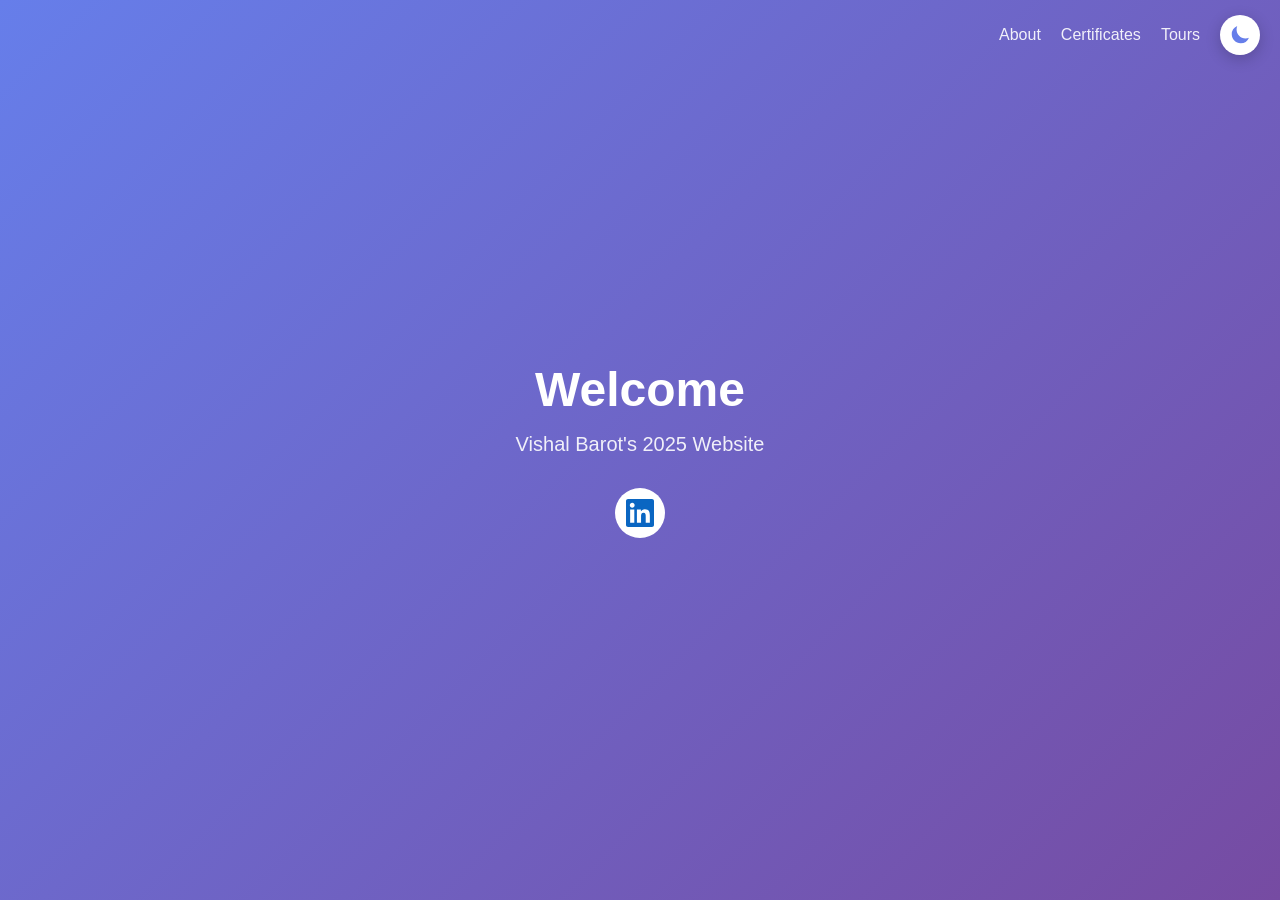
<file: index.html>
<!DOCTYPE html>
<html lang="en">
<head>
    <meta charset="UTF-8">
    <meta name="viewport" content="width=device-width, initial-scale=1.0">
    <title>Vishal Barot - 2025 Website</title>
    <style>
        :root {
            --bg-gradient-start: #667eea;
            --bg-gradient-end: #764ba2;
            --text-color: #fff;
            --text-opacity: 0.9;
            --social-bg: #fff;
            --social-shadow: rgba(0, 0, 0, 0.2);
        }
        [data-theme="dark"] {
            --bg-gradient-start: #1a1a2e;
            --bg-gradient-end: #16213e;
            --text-color: #e0e0e0;
            --text-opacity: 0.85;
            --social-bg: #2d2d44;
            --social-shadow: rgba(0, 0, 0, 0.4);
        }
        * {
            margin: 0;
            padding: 0;
            box-sizing: border-box;
        }
        body {
            font-family: -apple-system, BlinkMacSystemFont, 'Segoe UI', Roboto, Oxygen, Ubuntu, Cantarell, sans-serif;
            background: linear-gradient(135deg, var(--bg-gradient-start) 0%, var(--bg-gradient-end) 100%);
            min-height: 100vh;
            display: flex;
            justify-content: center;
            align-items: center;
            color: var(--text-color);
            transition: background 0.4s ease, color 0.4s ease;
        }
        .container {
            text-align: center;
            padding: 2rem;
        }
        h1 {
            font-size: 3rem;
            margin-bottom: 1rem;
            transition: color 0.4s ease;
        }
        p {
            font-size: 1.25rem;
            opacity: var(--text-opacity);
            margin-bottom: 2rem;
            transition: opacity 0.4s ease;
        }
        .social-links {
            display: flex;
            gap: 1rem;
            justify-content: center;
        }
        .social-links a {
            display: inline-flex;
            align-items: center;
            justify-content: center;
            width: 50px;
            height: 50px;
            border-radius: 50%;
            background-color: var(--social-bg);
            transition: transform 0.3s ease, box-shadow 0.3s ease, background-color 0.4s ease;
        }
        .social-links a:hover {
            transform: translateY(-3px);
            box-shadow: 0 10px 20px var(--social-shadow);
        }
        .social-links svg {
            width: 28px;
            height: 28px;
        }
        /* Navigation bar */
        .navbar {
            position: fixed;
            top: 0;
            left: 0;
            right: 0;
            display: flex;
            justify-content: flex-end;
            align-items: center;
            padding: 15px 20px;
            gap: 20px;
            z-index: 1000;
        }
        .nav-links {
            display: flex;
            gap: 20px;
            align-items: center;
        }
        .nav-links a {
            color: var(--text-color);
            text-decoration: none;
            font-size: 1rem;
            font-weight: 500;
            opacity: 0.9;
            transition: opacity 0.3s ease, color 0.4s ease;
        }
        .nav-links a:hover {
            opacity: 1;
        }
        /* Theme toggle button */
        .theme-toggle {
            width: 40px;
            height: 40px;
            border-radius: 50%;
            border: none;
            background-color: var(--social-bg);
            cursor: pointer;
            display: flex;
            align-items: center;
            justify-content: center;
            box-shadow: 0 4px 15px var(--social-shadow);
            transition: transform 0.3s ease, box-shadow 0.3s ease, background-color 0.4s ease;
        }
        .theme-toggle:hover {
            transform: scale(1.1);
            box-shadow: 0 6px 20px var(--social-shadow);
        }
        .theme-toggle:focus-visible {
            outline: 3px solid var(--text-color);
            outline-offset: 3px;
        }
        .theme-toggle svg {
            width: 22px;
            height: 22px;
            transition: transform 0.4s ease, opacity 0.3s ease;
        }
        .theme-toggle .sun-icon {
            display: none;
            color: #f39c12;
        }
        .theme-toggle .moon-icon {
            display: block;
            color: #667eea;
        }
        [data-theme="dark"] .theme-toggle .sun-icon {
            display: block;
        }
        [data-theme="dark"] .theme-toggle .moon-icon {
            display: none;
        }
        .theme-toggle:active svg {
            transform: rotate(30deg);
        }
    </style>
</head>
<body>
    <!-- Navigation Bar -->
    <nav class="navbar">
        <div class="nav-links">
            <a href="index.html">About</a>
            <a href="certificates.html">Certificates</a>
            <a href="tours.html">Tours</a>
        </div>
        <button class="theme-toggle" id="theme-toggle" aria-label="Toggle dark mode" title="Toggle dark/light mode">
            <!-- Moon icon - shown in light mode (click to go dark) -->
            <svg class="moon-icon" xmlns="http://www.w3.org/2000/svg" viewBox="0 0 24 24" fill="currentColor" aria-hidden="true">
                <path d="M21.752 15.002A9.718 9.718 0 0118 15.75c-5.385 0-9.75-4.365-9.75-9.75 0-1.33.266-2.597.748-3.752A9.753 9.753 0 003 11.25C3 16.635 7.365 21 12.75 21a9.753 9.753 0 009.002-5.998z"/>
            </svg>
            <!-- Sun icon - shown in dark mode (click to go light) -->
            <svg class="sun-icon" xmlns="http://www.w3.org/2000/svg" viewBox="0 0 24 24" fill="currentColor" aria-hidden="true">
                <path d="M12 2.25a.75.75 0 01.75.75v2.25a.75.75 0 01-1.5 0V3a.75.75 0 01.75-.75zM7.5 12a4.5 4.5 0 119 0 4.5 4.5 0 01-9 0zM18.894 6.166a.75.75 0 00-1.06-1.06l-1.591 1.59a.75.75 0 101.06 1.061l1.591-1.59zM21.75 12a.75.75 0 01-.75.75h-2.25a.75.75 0 010-1.5H21a.75.75 0 01.75.75zM17.834 18.894a.75.75 0 001.06-1.06l-1.59-1.591a.75.75 0 10-1.061 1.06l1.59 1.591zM12 18a.75.75 0 01.75.75V21a.75.75 0 01-1.5 0v-2.25A.75.75 0 0112 18zM7.758 17.303a.75.75 0 00-1.061-1.06l-1.591 1.59a.75.75 0 001.06 1.061l1.591-1.59zM6 12a.75.75 0 01-.75.75H3a.75.75 0 010-1.5h2.25A.75.75 0 016 12zM6.697 7.757a.75.75 0 001.06-1.06l-1.59-1.591a.75.75 0 00-1.061 1.06l1.59 1.591z"/>
            </svg>
        </button>
    </nav>
    
    <div class="container">
        <h1>Welcome</h1>
        <p>Vishal Barot's 2025 Website</p>
        <div class="social-links">
            <a href="https://www.linkedin.com/in/vishalhbarot/" target="_blank" rel="noopener noreferrer" aria-label="Connect on LinkedIn" title="Connect on LinkedIn">
                <svg xmlns="http://www.w3.org/2000/svg" viewBox="0 0 24 24" role="img">
                    <title>LinkedIn</title>
                    <path fill="#0A66C2" d="M20.447 20.452h-3.554v-5.569c0-1.328-.027-3.037-1.852-3.037-1.853 0-2.136 1.445-2.136 2.939v5.667H9.351V9h3.414v1.561h.046c.477-.9 1.637-1.85 3.37-1.85 3.601 0 4.267 2.37 4.267 5.455v6.286zM5.337 7.433c-1.144 0-2.063-.926-2.063-2.065 0-1.138.92-2.063 2.063-2.063 1.14 0 2.064.925 2.064 2.063 0 1.139-.925 2.065-2.064 2.065zm1.782 13.019H3.555V9h3.564v11.452zM22.225 0H1.771C.792 0 0 .774 0 1.729v20.542C0 23.227.792 24 1.771 24h20.451C23.2 24 24 23.227 24 22.271V1.729C24 .774 23.2 0 22.222 0h.003z"/>
                </svg>
            </a>
        </div>
    </div>

    <script>
        (function() {
            const themeToggle = document.getElementById('theme-toggle');
            const html = document.documentElement;
            
            // Helper function to safely access localStorage
            function getStoredTheme() {
                try {
                    return localStorage.getItem('theme');
                } catch (e) {
                    return null;
                }
            }
            
            function setStoredTheme(theme) {
                try {
                    localStorage.setItem('theme', theme);
                } catch (e) {
                    // localStorage not available, ignore
                }
            }
            
            // Check for saved theme preference or default to light
            const savedTheme = getStoredTheme() || 'light';
            if (savedTheme === 'dark') {
                html.setAttribute('data-theme', 'dark');
            }
            
            // Update aria-label based on current theme
            function updateAriaLabel() {
                const isDark = html.getAttribute('data-theme') === 'dark';
                themeToggle.setAttribute('aria-label', isDark ? 'Switch to light mode' : 'Switch to dark mode');
            }
            
            // Initialize aria-label
            updateAriaLabel();
            
            // Toggle theme on button click
            themeToggle.addEventListener('click', function() {
                const isDark = html.getAttribute('data-theme') === 'dark';
                
                if (isDark) {
                    html.removeAttribute('data-theme');
                    setStoredTheme('light');
                } else {
                    html.setAttribute('data-theme', 'dark');
                    setStoredTheme('dark');
                }
                
                updateAriaLabel();
            });
        })();
    </script>
</body>
</html>
</file>
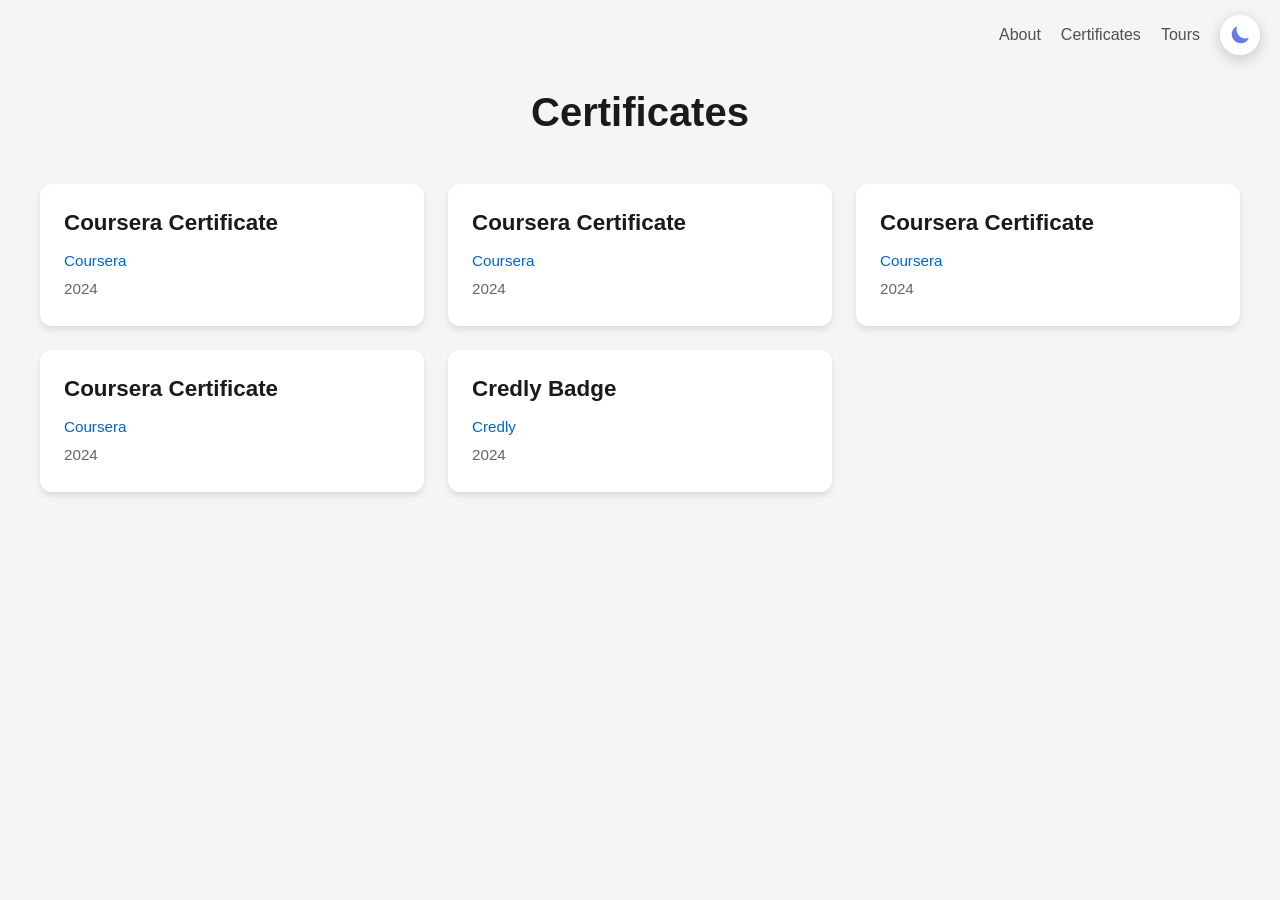
<file: certificates.html>
<!DOCTYPE html>
<html lang="en">
<head>
    <meta charset="UTF-8">
    <meta name="viewport" content="width=device-width, initial-scale=1.0">
    <title>Certificates - Vishal Barot</title>
    <style>
        :root {
            --bg-color: #f5f5f5;
            --text-color: #333;
            --heading-color: #1a1a1a;
            --card-bg: #fff;
            --card-shadow: rgba(0, 0, 0, 0.1);
            --card-shadow-hover: rgba(0, 0, 0, 0.15);
            --meta-color: #666;
            --issuer-color: #0066cc;
            --toggle-bg: #fff;
            --toggle-shadow: rgba(0, 0, 0, 0.2);
        }
        [data-theme="dark"] {
            --bg-color: #1a1a2e;
            --text-color: #e0e0e0;
            --heading-color: #f0f0f0;
            --card-bg: #2d2d44;
            --card-shadow: rgba(0, 0, 0, 0.3);
            --card-shadow-hover: rgba(0, 0, 0, 0.4);
            --meta-color: #b0b0b0;
            --issuer-color: #4da3ff;
            --toggle-bg: #2d2d44;
            --toggle-shadow: rgba(0, 0, 0, 0.4);
        }
        * {
            margin: 0;
            padding: 0;
            box-sizing: border-box;
        }

        body {
            font-family: -apple-system, BlinkMacSystemFont, 'Segoe UI', Roboto, Oxygen, Ubuntu, Cantarell, sans-serif;
            background-color: var(--bg-color);
            color: var(--text-color);
            line-height: 1.6;
            padding: 80px 20px 40px 20px;
            transition: background-color 0.4s ease, color 0.4s ease;
        }

        .container {
            max-width: 1200px;
            margin: 0 auto;
        }

        h1 {
            text-align: center;
            margin-bottom: 40px;
            font-size: 2.5rem;
            color: var(--heading-color);
            transition: color 0.4s ease;
        }

        .certificates-grid {
            display: grid;
            grid-template-columns: repeat(auto-fit, minmax(300px, 1fr));
            gap: 24px;
        }

        .certificate-block {
            background: var(--card-bg);
            border-radius: 12px;
            padding: 24px;
            box-shadow: 0 4px 6px var(--card-shadow);
            transition: transform 0.2s ease, box-shadow 0.2s ease, background-color 0.4s ease;
            text-decoration: none;
            color: inherit;
            display: block;
        }

        .certificate-block:hover {
            transform: translateY(-4px);
            box-shadow: 0 8px 25px var(--card-shadow-hover);
        }

        .course-name {
            font-size: 1.4rem;
            font-weight: 600;
            color: var(--heading-color);
            margin-bottom: 12px;
            line-height: 1.3;
            transition: color 0.4s ease;
        }

        .certificate-meta {
            font-size: 0.95rem;
            color: var(--meta-color);
            transition: color 0.4s ease;
        }

        .issuer {
            font-weight: 500;
            color: var(--issuer-color);
            transition: color 0.4s ease;
        }

        .date {
            margin-top: 4px;
        }

        /* Navigation bar */
        .navbar {
            position: fixed;
            top: 0;
            left: 0;
            right: 0;
            display: flex;
            justify-content: flex-end;
            align-items: center;
            padding: 15px 20px;
            gap: 20px;
            z-index: 1000;
        }
        .nav-links {
            display: flex;
            gap: 20px;
            align-items: center;
        }
        .nav-links a {
            color: var(--text-color);
            text-decoration: none;
            font-size: 1rem;
            font-weight: 500;
            opacity: 0.85;
            transition: opacity 0.3s ease, color 0.4s ease;
        }
        .nav-links a:hover {
            opacity: 1;
        }
        /* Theme toggle button */
        .theme-toggle {
            width: 40px;
            height: 40px;
            border-radius: 50%;
            border: none;
            background-color: var(--toggle-bg);
            cursor: pointer;
            display: flex;
            align-items: center;
            justify-content: center;
            box-shadow: 0 4px 15px var(--toggle-shadow);
            transition: transform 0.3s ease, box-shadow 0.3s ease, background-color 0.4s ease;
        }
        .theme-toggle:hover {
            transform: scale(1.1);
            box-shadow: 0 6px 20px var(--toggle-shadow);
        }
        .theme-toggle:focus-visible {
            outline: 3px solid var(--issuer-color);
            outline-offset: 3px;
        }
        .theme-toggle svg {
            width: 22px;
            height: 22px;
            transition: transform 0.4s ease, opacity 0.3s ease;
        }
        .theme-toggle .sun-icon {
            display: none;
            color: #f39c12;
        }
        .theme-toggle .moon-icon {
            display: block;
            color: #667eea;
        }
        [data-theme="dark"] .theme-toggle .sun-icon {
            display: block;
        }
        [data-theme="dark"] .theme-toggle .moon-icon {
            display: none;
        }
        .theme-toggle:active svg {
            transform: rotate(30deg);
        }

        @media (max-width: 600px) {
            h1 {
                font-size: 1.8rem;
            }

            .course-name {
                font-size: 1.2rem;
            }
        }
    </style>
</head>
<body>
    <!-- Navigation Bar -->
    <nav class="navbar">
        <div class="nav-links">
            <a href="index.html">About</a>
            <a href="certificates.html">Certificates</a>
            <a href="tours.html">Tours</a>
        </div>
        <button class="theme-toggle" id="theme-toggle" aria-label="Toggle dark mode" title="Toggle dark/light mode">
            <!-- Moon icon - shown in light mode (click to go dark) -->
            <svg class="moon-icon" xmlns="http://www.w3.org/2000/svg" viewBox="0 0 24 24" fill="currentColor" aria-hidden="true">
                <path d="M21.752 15.002A9.718 9.718 0 0118 15.75c-5.385 0-9.75-4.365-9.75-9.75 0-1.33.266-2.597.748-3.752A9.753 9.753 0 003 11.25C3 16.635 7.365 21 12.75 21a9.753 9.753 0 009.002-5.998z"/>
            </svg>
            <!-- Sun icon - shown in dark mode (click to go light) -->
            <svg class="sun-icon" xmlns="http://www.w3.org/2000/svg" viewBox="0 0 24 24" fill="currentColor" aria-hidden="true">
                <path d="M12 2.25a.75.75 0 01.75.75v2.25a.75.75 0 01-1.5 0V3a.75.75 0 01.75-.75zM7.5 12a4.5 4.5 0 119 0 4.5 4.5 0 01-9 0zM18.894 6.166a.75.75 0 00-1.06-1.06l-1.591 1.59a.75.75 0 101.06 1.061l1.591-1.59zM21.75 12a.75.75 0 01-.75.75h-2.25a.75.75 0 010-1.5H21a.75.75 0 01.75.75zM17.834 18.894a.75.75 0 001.06-1.06l-1.59-1.591a.75.75 0 10-1.061 1.06l1.59 1.591zM12 18a.75.75 0 01.75.75V21a.75.75 0 01-1.5 0v-2.25A.75.75 0 0112 18zM7.758 17.303a.75.75 0 00-1.061-1.06l-1.591 1.59a.75.75 0 001.06 1.061l1.591-1.59zM6 12a.75.75 0 01-.75.75H3a.75.75 0 010-1.5h2.25A.75.75 0 016 12zM6.697 7.757a.75.75 0 001.06-1.06l-1.59-1.591a.75.75 0 00-1.061 1.06l1.59 1.591z"/>
            </svg>
        </button>
    </nav>

    <div class="container">
        <h1>Certificates</h1>
        <div class="certificates-grid">
            <a href="https://www.coursera.org/account/accomplishments/verify/3HYRT0Z9M2IG" target="_blank" rel="noopener noreferrer" class="certificate-block">
                <div class="course-name">Coursera Certificate</div>
                <div class="certificate-meta">
                    <div class="issuer">Coursera</div>
                    <div class="date">2024</div>
                </div>
            </a>

            <a href="https://www.coursera.org/account/accomplishments/verify/JNMNBNATKTZT" target="_blank" rel="noopener noreferrer" class="certificate-block">
                <div class="course-name">Coursera Certificate</div>
                <div class="certificate-meta">
                    <div class="issuer">Coursera</div>
                    <div class="date">2024</div>
                </div>
            </a>

            <a href="https://www.coursera.org/account/accomplishments/verify/UF21UX58EOPY" target="_blank" rel="noopener noreferrer" class="certificate-block">
                <div class="course-name">Coursera Certificate</div>
                <div class="certificate-meta">
                    <div class="issuer">Coursera</div>
                    <div class="date">2024</div>
                </div>
            </a>

            <a href="https://www.coursera.org/account/accomplishments/verify/N3XC5AOQH5GM" target="_blank" rel="noopener noreferrer" class="certificate-block">
                <div class="course-name">Coursera Certificate</div>
                <div class="certificate-meta">
                    <div class="issuer">Coursera</div>
                    <div class="date">2024</div>
                </div>
            </a>

            <a href="https://www.credly.com/badges/24784599-b1dd-46c0-9143-edee6d9f8580" target="_blank" rel="noopener noreferrer" class="certificate-block">
                <div class="course-name">Credly Badge</div>
                <div class="certificate-meta">
                    <div class="issuer">Credly</div>
                    <div class="date">2024</div>
                </div>
            </a>
        </div>
    </div>

    <script>
        (function() {
            const themeToggle = document.getElementById('theme-toggle');
            const html = document.documentElement;
            
            // Helper function to safely access localStorage
            function getStoredTheme() {
                try {
                    return localStorage.getItem('theme');
                } catch (e) {
                    return null;
                }
            }
            
            function setStoredTheme(theme) {
                try {
                    localStorage.setItem('theme', theme);
                } catch (e) {
                    // localStorage not available, ignore
                }
            }
            
            // Check for saved theme preference or default to light
            const savedTheme = getStoredTheme() || 'light';
            if (savedTheme === 'dark') {
                html.setAttribute('data-theme', 'dark');
            }
            
            // Update aria-label based on current theme
            function updateAriaLabel() {
                const isDark = html.getAttribute('data-theme') === 'dark';
                themeToggle.setAttribute('aria-label', isDark ? 'Switch to light mode' : 'Switch to dark mode');
            }
            
            // Initialize aria-label
            updateAriaLabel();
            
            // Toggle theme on button click
            themeToggle.addEventListener('click', function() {
                const isDark = html.getAttribute('data-theme') === 'dark';
                
                if (isDark) {
                    html.removeAttribute('data-theme');
                    setStoredTheme('light');
                } else {
                    html.setAttribute('data-theme', 'dark');
                    setStoredTheme('dark');
                }
                
                updateAriaLabel();
            });
        })();
    </script>
</body>
</html>
</file>
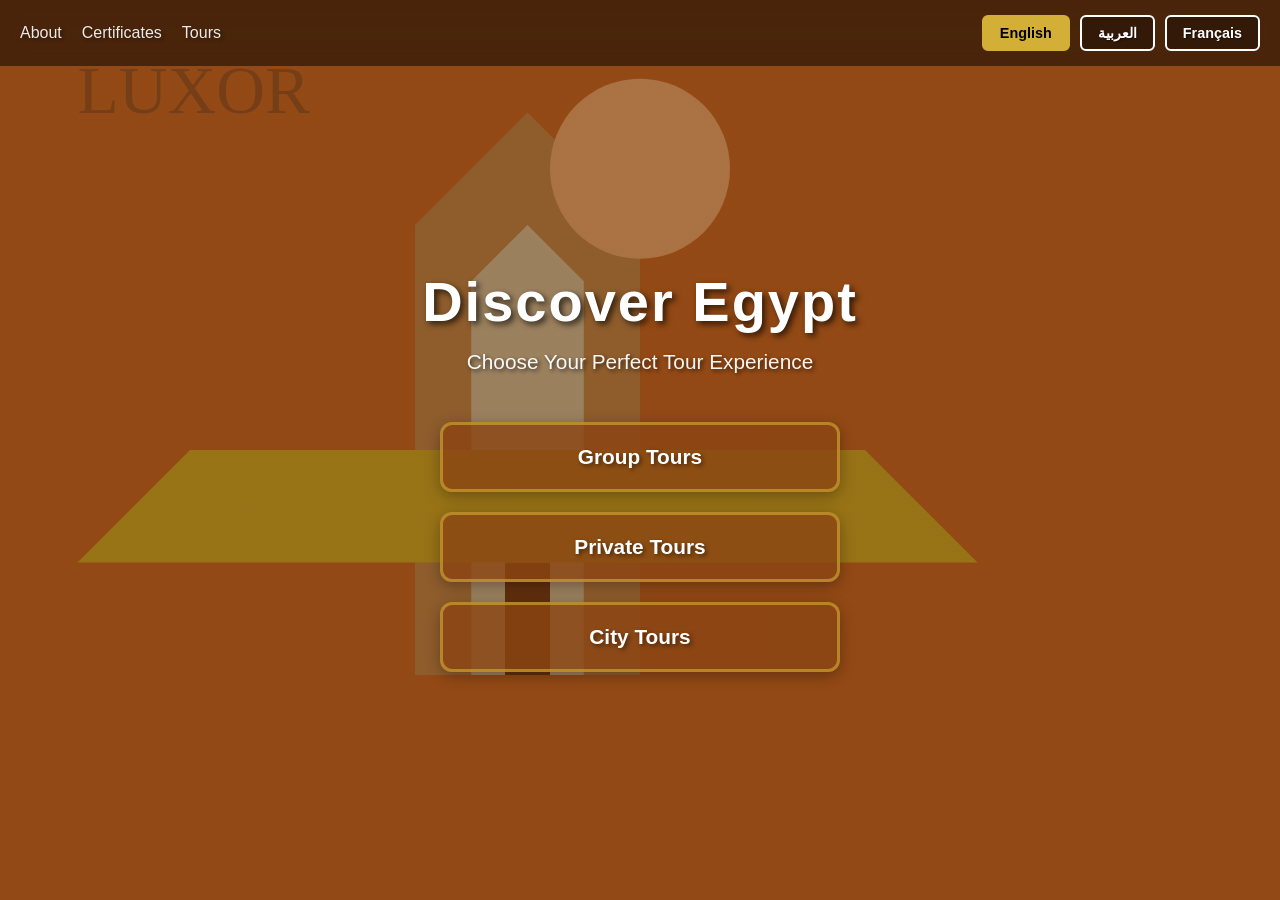
<file: tours.html>
<!DOCTYPE html>
<html lang="en">
<head>
    <meta charset="UTF-8">
    <meta name="viewport" content="width=device-width, initial-scale=1.0">
    <title>Tours - Vishal Barot</title>
    <style>
        :root {
            --text-color: #fff;
            --card-bg: rgba(255, 255, 255, 0.95);
            --card-text: #333;
            --button-bg: rgba(139, 69, 19, 0.8);
            --button-hover: rgba(139, 69, 19, 0.95);
            --modal-bg: rgba(0, 0, 0, 0.8);
            --modal-content: #fff;
            --shadow: rgba(0, 0, 0, 0.3);
            --lang-active: #d4af37;
        }
        
        * {
            margin: 0;
            padding: 0;
            box-sizing: border-box;
        }

        body {
            font-family: -apple-system, BlinkMacSystemFont, 'Segoe UI', Roboto, Oxygen, Ubuntu, Cantarell, sans-serif;
            min-height: 100vh;
            background: linear-gradient(rgba(0, 0, 0, 0.3), rgba(0, 0, 0, 0.3)), 
                        url('data:image/svg+xml,<svg xmlns="http://www.w3.org/2000/svg" viewBox="0 0 1200 800"><rect fill="%23D2691E" width="1200" height="800"/><path fill="%23CD853F" d="M400,200 L500,100 L600,200 L600,600 L400,600 Z"/><path fill="%23DEB887" d="M450,250 L500,200 L550,250 L550,600 L450,600 Z"/><rect fill="%238B4513" x="480" y="500" width="40" height="100"/><circle fill="%23F4A460" cx="600" cy="150" r="80"/><path fill="%23DAA520" d="M200,400 L800,400 L900,500 L100,500 Z"/><text x="100" y="100" font-family="serif" font-size="60" fill="%234A3728" opacity="0.3">LUXOR</text></svg>') center/cover;
            background-attachment: fixed;
            color: var(--text-color);
            display: flex;
            flex-direction: column;
            align-items: center;
            justify-content: center;
            padding: 80px 20px 40px;
        }

        /* Navigation bar */
        .navbar {
            position: fixed;
            top: 0;
            left: 0;
            right: 0;
            display: flex;
            justify-content: space-between;
            align-items: center;
            padding: 15px 20px;
            background: rgba(0, 0, 0, 0.5);
            backdrop-filter: blur(10px);
            z-index: 1000;
        }

        .nav-links {
            display: flex;
            gap: 20px;
            align-items: center;
        }

        .nav-links a {
            color: var(--text-color);
            text-decoration: none;
            font-size: 1rem;
            font-weight: 500;
            opacity: 0.9;
            transition: opacity 0.3s ease;
            text-shadow: 2px 2px 4px rgba(0, 0, 0, 0.5);
        }

        .nav-links a:hover {
            opacity: 1;
        }

        /* Language switcher */
        .language-switcher {
            display: flex;
            gap: 10px;
        }

        .lang-btn {
            padding: 8px 16px;
            border: 2px solid var(--text-color);
            background: rgba(0, 0, 0, 0.3);
            color: var(--text-color);
            cursor: pointer;
            border-radius: 6px;
            font-size: 0.9rem;
            font-weight: 600;
            transition: all 0.3s ease;
            text-shadow: 1px 1px 2px rgba(0, 0, 0, 0.5);
        }

        .lang-btn:hover {
            background: rgba(255, 255, 255, 0.2);
            transform: translateY(-2px);
        }

        .lang-btn.active {
            background: var(--lang-active);
            border-color: var(--lang-active);
            color: #000;
            text-shadow: none;
        }

        /* Main content */
        .container {
            text-align: center;
            max-width: 900px;
            margin: 0 auto;
        }

        h1 {
            font-size: 3.5rem;
            margin-bottom: 1rem;
            text-shadow: 3px 3px 6px rgba(0, 0, 0, 0.7);
            font-weight: 700;
            letter-spacing: 2px;
        }

        .subtitle {
            font-size: 1.3rem;
            margin-bottom: 3rem;
            opacity: 0.95;
            text-shadow: 2px 2px 4px rgba(0, 0, 0, 0.7);
        }

        /* Service buttons */
        .services {
            display: flex;
            flex-direction: column;
            gap: 20px;
            align-items: center;
            justify-content: center;
        }

        .service-btn {
            width: 100%;
            max-width: 400px;
            padding: 20px 40px;
            font-size: 1.3rem;
            font-weight: 600;
            background: var(--button-bg);
            color: var(--text-color);
            border: 3px solid rgba(212, 175, 55, 0.6);
            border-radius: 12px;
            cursor: pointer;
            transition: all 0.3s ease;
            box-shadow: 0 4px 15px var(--shadow);
            text-shadow: 2px 2px 4px rgba(0, 0, 0, 0.5);
        }

        .service-btn:hover {
            background: var(--button-hover);
            transform: translateY(-3px);
            box-shadow: 0 8px 25px var(--shadow);
            border-color: var(--lang-active);
        }

        /* Modal */
        .modal {
            display: none;
            position: fixed;
            top: 0;
            left: 0;
            width: 100%;
            height: 100%;
            background: var(--modal-bg);
            z-index: 2000;
            justify-content: center;
            align-items: center;
            padding: 20px;
        }

        .modal.active {
            display: flex;
        }

        .modal-content {
            background: var(--modal-content);
            color: var(--card-text);
            padding: 40px;
            border-radius: 16px;
            max-width: 600px;
            width: 100%;
            position: relative;
            box-shadow: 0 10px 40px rgba(0, 0, 0, 0.5);
            max-height: 80vh;
            overflow-y: auto;
        }

        .close-btn {
            position: absolute;
            top: 15px;
            right: 20px;
            font-size: 2rem;
            font-weight: bold;
            color: var(--card-text);
            cursor: pointer;
            border: none;
            background: none;
            transition: color 0.3s ease;
        }

        .close-btn:hover {
            color: #999;
        }

        .modal-content h2 {
            margin-bottom: 20px;
            color: #8B4513;
            font-size: 2rem;
        }

        .modal-content p {
            line-height: 1.8;
            margin-bottom: 15px;
            font-size: 1.1rem;
        }

        .modal-content ul {
            margin: 15px 0 15px 25px;
            line-height: 1.8;
        }

        .modal-content li {
            margin-bottom: 10px;
        }

        /* Responsive */
        @media (max-width: 768px) {
            h1 {
                font-size: 2.5rem;
            }

            .subtitle {
                font-size: 1.1rem;
            }

            .service-btn {
                font-size: 1.1rem;
                padding: 18px 30px;
            }

            .language-switcher {
                flex-wrap: wrap;
            }

            .lang-btn {
                font-size: 0.8rem;
                padding: 6px 12px;
            }

            .navbar {
                flex-direction: column;
                gap: 10px;
                padding: 10px;
            }

            .modal-content {
                padding: 30px 20px;
            }
        }
    </style>
</head>
<body>
    <!-- Navigation Bar -->
    <nav class="navbar">
        <div class="nav-links">
            <a href="index.html">About</a>
            <a href="certificates.html">Certificates</a>
            <a href="tours.html">Tours</a>
        </div>
        <div class="language-switcher">
            <button class="lang-btn active" data-lang="en">English</button>
            <button class="lang-btn" data-lang="ar">العربية</button>
            <button class="lang-btn" data-lang="fr">Français</button>
        </div>
    </nav>

    <div class="container">
        <h1 data-translate="title">Discover Egypt</h1>
        <p class="subtitle" data-translate="subtitle">Choose Your Perfect Tour Experience</p>
        
        <div class="services">
            <button class="service-btn" data-tour="group">
                <span data-translate="groupTours">Group Tours</span>
            </button>
            <button class="service-btn" data-tour="private">
                <span data-translate="privateTours">Private Tours</span>
            </button>
            <button class="service-btn" data-tour="city">
                <span data-translate="cityTours">City Tours</span>
            </button>
        </div>
    </div>

    <!-- Modals -->
    <div id="groupModal" class="modal">
        <div class="modal-content">
            <button class="close-btn">&times;</button>
            <h2 data-translate="groupToursTitle">Group Tours</h2>
            <div data-translate="groupToursDesc">
                <!-- Content will be populated by JavaScript -->
            </div>
        </div>
    </div>

    <div id="privateModal" class="modal">
        <div class="modal-content">
            <button class="close-btn">&times;</button>
            <h2 data-translate="privateToursTitle">Private Tours</h2>
            <div data-translate="privateToursDesc">
                <!-- Content will be populated by JavaScript -->
            </div>
        </div>
    </div>

    <div id="cityModal" class="modal">
        <div class="modal-content">
            <button class="close-btn">&times;</button>
            <h2 data-translate="cityToursTitle">City Tours</h2>
            <div data-translate="cityToursDesc">
                <!-- Content will be populated by JavaScript -->
            </div>
        </div>
    </div>

    <script>
        // Language translations
        const translations = {
            en: {
                title: "Discover Egypt",
                subtitle: "Choose Your Perfect Tour Experience",
                groupTours: "Group Tours",
                privateTours: "Private Tours",
                cityTours: "City Tours",
                groupToursTitle: "Group Tours",
                groupToursDesc: `
                    <p>Join fellow travelers on an exciting journey through Egypt's most iconic destinations. Our group tours offer:</p>
                    <ul>
                        <li>Expert multilingual tour guides</li>
                        <li>Comfortable transportation with air conditioning</li>
                        <li>Visit to the Pyramids of Giza and the Sphinx</li>
                        <li>Explore the Valley of the Kings in Luxor</li>
                        <li>Discover the temples of Karnak and Abu Simbel</li>
                        <li>Nile River cruise experience</li>
                        <li>Traditional Egyptian lunch included</li>
                        <li>Small groups (max 15 people) for personalized attention</li>
                    </ul>
                    <p>Perfect for solo travelers, couples, and families looking to share the adventure with others while keeping costs affordable.</p>
                `,
                privateToursTitle: "Private Tours",
                privateToursDesc: `
                    <p>Experience Egypt at your own pace with our exclusive private tours. Enjoy:</p>
                    <ul>
                        <li>Dedicated personal guide just for your group</li>
                        <li>Flexible itinerary customized to your interests</li>
                        <li>Luxury private transportation</li>
                        <li>VIP access to historical sites</li>
                        <li>Photography sessions at the best spots</li>
                        <li>Exclusive visits to hidden gems and local markets</li>
                        <li>Fine dining at premium restaurants</li>
                        <li>Hotel pickup and drop-off included</li>
                        <li>Extended hours available upon request</li>
                    </ul>
                    <p>Ideal for families, special occasions, or anyone seeking a more intimate and luxurious Egyptian adventure.</p>
                `,
                cityToursTitle: "City Tours",
                cityToursDesc: `
                    <p>Immerse yourself in the vibrant culture of Egypt's magnificent cities. Our city tours include:</p>
                    <ul>
                        <li>Walking tours through historic Cairo</li>
                        <li>Visit the Egyptian Museum and its treasures</li>
                        <li>Explore the bustling Khan el-Khalili bazaar</li>
                        <li>Discover Coptic Cairo and Islamic architecture</li>
                        <li>Experience Alexandria's coastal charm</li>
                        <li>Luxor's ancient temples and modern markets</li>
                        <li>Traditional coffee house experience</li>
                        <li>Street food tasting tours</li>
                        <li>Local artisan workshops and galleries</li>
                    </ul>
                    <p>Perfect for culture enthusiasts who want to experience authentic Egyptian daily life and urban exploration.</p>
                `
            },
            ar: {
                title: "اكتشف مصر",
                subtitle: "اختر تجربة الجولة المثالية",
                groupTours: "جولات جماعية",
                privateTours: "جولات خاصة",
                cityTours: "جولات المدينة",
                groupToursTitle: "جولات جماعية",
                groupToursDesc: `
                    <p>انضم إلى المسافرين في رحلة مثيرة عبر أشهر الوجهات المصرية. تقدم جولاتنا الجماعية:</p>
                    <ul>
                        <li>مرشدون سياحيون خبراء متعددو اللغات</li>
                        <li>وسائل نقل مريحة مع تكييف هواء</li>
                        <li>زيارة أهرامات الجيزة وأبو الهول</li>
                        <li>استكشاف وادي الملوك في الأقصر</li>
                        <li>اكتشف معابد الكرنك وأبو سمبل</li>
                        <li>تجربة رحلة نيلية</li>
                        <li>غداء مصري تقليدي مشمول</li>
                        <li>مجموعات صغيرة (حد أقصى 15 شخصاً) لاهتمام شخصي</li>
                    </ul>
                    <p>مثالي للمسافرين الفرديين والأزواج والعائلات الذين يتطلعون لمشاركة المغامرة مع الآخرين مع الحفاظ على التكاليف معقولة.</p>
                `,
                privateToursTitle: "جولات خاصة",
                privateToursDesc: `
                    <p>اختبر مصر بالسرعة التي تناسبك مع جولاتنا الخاصة الحصرية. استمتع بـ:</p>
                    <ul>
                        <li>مرشد شخصي مخصص لمجموعتك فقط</li>
                        <li>مسار مرن مخصص لاهتماماتك</li>
                        <li>وسائل نقل خاصة فاخرة</li>
                        <li>دخول VIP إلى المواقع التاريخية</li>
                        <li>جلسات تصوير في أفضل الأماكن</li>
                        <li>زيارات حصرية للجواهر المخفية والأسواق المحلية</li>
                        <li>تناول طعام راقي في مطاعم فاخرة</li>
                        <li>خدمة التوصيل من وإلى الفندق مشمولة</li>
                        <li>ساعات ممتدة متاحة عند الطلب</li>
                    </ul>
                    <p>مثالي للعائلات والمناسبات الخاصة أو أي شخص يبحث عن مغامرة مصرية أكثر حميمية وفخامة.</p>
                `,
                cityToursTitle: "جولات المدينة",
                cityToursDesc: `
                    <p>انغمس في الثقافة النابضة بالحياة لمدن مصر الرائعة. تشمل جولاتنا في المدينة:</p>
                    <ul>
                        <li>جولات سير عبر القاهرة التاريخية</li>
                        <li>زيارة المتحف المصري وكنوزه</li>
                        <li>استكشف بازار خان الخليلي الصاخب</li>
                        <li>اكتشف القاهرة القبطية والعمارة الإسلامية</li>
                        <li>اختبر سحر الإسكندرية الساحلي</li>
                        <li>معابد الأقصر القديمة والأسواق الحديثة</li>
                        <li>تجربة المقهى التقليدي</li>
                        <li>جولات تذوق طعام الشارع</li>
                        <li>ورش عمل الحرفيين المحليين والمعارض</li>
                    </ul>
                    <p>مثالي لعشاق الثقافة الذين يرغبون في تجربة الحياة اليومية المصرية الأصيلة والاستكشاف الحضري.</p>
                `
            },
            fr: {
                title: "Découvrez l'Égypte",
                subtitle: "Choisissez Votre Expérience de Voyage Parfaite",
                groupTours: "Circuits en Groupe",
                privateTours: "Circuits Privés",
                cityTours: "Circuits en Ville",
                groupToursTitle: "Circuits en Groupe",
                groupToursDesc: `
                    <p>Rejoignez d'autres voyageurs pour un voyage passionnant à travers les destinations les plus emblématiques d'Égypte. Nos circuits en groupe offrent:</p>
                    <ul>
                        <li>Guides touristiques experts multilingues</li>
                        <li>Transport confortable avec climatisation</li>
                        <li>Visite des pyramides de Gizeh et du Sphinx</li>
                        <li>Exploration de la Vallée des Rois à Louxor</li>
                        <li>Découverte des temples de Karnak et d'Abou Simbel</li>
                        <li>Expérience de croisière sur le Nil</li>
                        <li>Déjeuner égyptien traditionnel inclus</li>
                        <li>Petits groupes (max 15 personnes) pour une attention personnalisée</li>
                    </ul>
                    <p>Parfait pour les voyageurs solo, les couples et les familles qui souhaitent partager l'aventure avec d'autres tout en gardant des coûts abordables.</p>
                `,
                privateToursTitle: "Circuits Privés",
                privateToursDesc: `
                    <p>Découvrez l'Égypte à votre rythme avec nos circuits privés exclusifs. Profitez de:</p>
                    <ul>
                        <li>Guide personnel dédié uniquement pour votre groupe</li>
                        <li>Itinéraire flexible personnalisé selon vos intérêts</li>
                        <li>Transport privé de luxe</li>
                        <li>Accès VIP aux sites historiques</li>
                        <li>Séances photo aux meilleurs endroits</li>
                        <li>Visites exclusives de joyaux cachés et marchés locaux</li>
                        <li>Restauration gastronomique dans des restaurants haut de gamme</li>
                        <li>Prise en charge et retour à l'hôtel inclus</li>
                        <li>Heures prolongées disponibles sur demande</li>
                    </ul>
                    <p>Idéal pour les familles, les occasions spéciales ou toute personne recherchant une aventure égyptienne plus intime et luxueuse.</p>
                `,
                cityToursTitle: "Circuits en Ville",
                cityToursDesc: `
                    <p>Immergez-vous dans la culture vibrante des magnifiques villes d'Égypte. Nos circuits en ville comprennent:</p>
                    <ul>
                        <li>Visites à pied du Caire historique</li>
                        <li>Visite du Musée égyptien et de ses trésors</li>
                        <li>Exploration du bazar animé Khan el-Khalili</li>
                        <li>Découverte du Caire copte et de l'architecture islamique</li>
                        <li>Expérience du charme côtier d'Alexandrie</li>
                        <li>Temples anciens de Louxor et marchés modernes</li>
                        <li>Expérience traditionnelle du café</li>
                        <li>Circuits de dégustation de street food</li>
                        <li>Ateliers d'artisans locaux et galeries</li>
                    </ul>
                    <p>Parfait pour les passionnés de culture qui veulent vivre la vie quotidienne égyptienne authentique et l'exploration urbaine.</p>
                `
            }
        };

        // Language switching
        let currentLang = 'en';

        function switchLanguage(lang) {
            currentLang = lang;
            
            // Update active button
            document.querySelectorAll('.lang-btn').forEach(btn => {
                btn.classList.remove('active');
                if (btn.dataset.lang === lang) {
                    btn.classList.add('active');
                }
            });

            // Update all translatable elements
            document.querySelectorAll('[data-translate]').forEach(elem => {
                const key = elem.dataset.translate;
                if (translations[lang][key]) {
                    if (key.includes('Desc')) {
                        elem.innerHTML = translations[lang][key];
                    } else {
                        elem.textContent = translations[lang][key];
                    }
                }
            });

            // Update HTML lang attribute
            document.documentElement.lang = lang;
        }

        // Initialize with English on page load
        switchLanguage('en');

        // Language button event listeners
        document.querySelectorAll('.lang-btn').forEach(btn => {
            btn.addEventListener('click', () => {
                switchLanguage(btn.dataset.lang);
            });
        });

        // Modal functionality
        const modals = {
            group: document.getElementById('groupModal'),
            private: document.getElementById('privateModal'),
            city: document.getElementById('cityModal')
        };

        // Open modal
        document.querySelectorAll('.service-btn').forEach(btn => {
            btn.addEventListener('click', () => {
                const tourType = btn.dataset.tour;
                if (modals[tourType]) {
                    modals[tourType].classList.add('active');
                }
            });
        });

        // Close modal
        document.querySelectorAll('.close-btn').forEach(btn => {
            btn.addEventListener('click', () => {
                Object.values(modals).forEach(modal => {
                    modal.classList.remove('active');
                });
            });
        });

        // Close modal when clicking outside
        Object.values(modals).forEach(modal => {
            modal.addEventListener('click', (e) => {
                if (e.target === modal) {
                    modal.classList.remove('active');
                }
            });
        });

        // Close modal with Escape key
        document.addEventListener('keydown', (e) => {
            if (e.key === 'Escape') {
                Object.values(modals).forEach(modal => {
                    modal.classList.remove('active');
                });
            }
        });
    </script>
</body>
</html>
</file>
